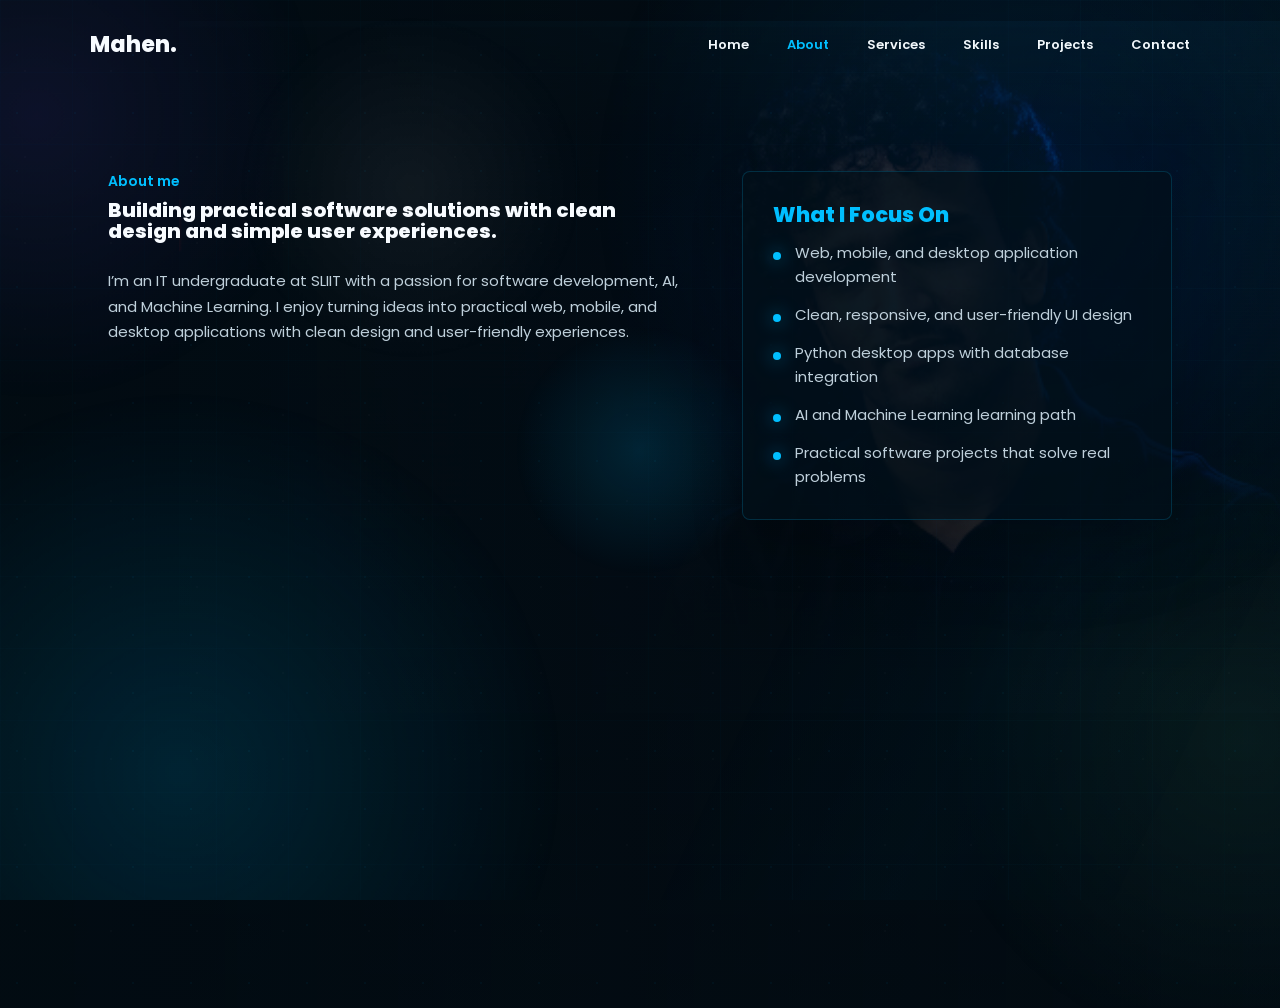
<file: about.html>
<!DOCTYPE html>
<html lang="en">
<head>
  <meta charset="UTF-8">
  <meta name="viewport" content="width=device-width, initial-scale=1.0">
  <title>About | Mahen D Higgoda</title>
  <link rel="preconnect" href="https://fonts.googleapis.com">
  <link rel="preconnect" href="https://fonts.gstatic.com" crossorigin>
  <link href="https://fonts.googleapis.com/css2?family=Poppins:wght@400;500;600;700;800&display=swap" rel="stylesheet">
  <link rel="stylesheet" href="style.css">
</head>
<body>
  <main class="page-shell">
    <section class="hero-card inner-page" aria-label="About Mahen">
      <header class="navbar">
        <a class="brand" href="index.html">Mahen.</a>

        <button class="menu-toggle" type="button" aria-label="Open navigation" aria-expanded="false">
          <span></span>
          <span></span>
          <span></span>
        </button>

        <nav class="nav-links" aria-label="Main navigation">
          <a href="index.html">Home</a>
          <a class="active" href="about.html">About</a>
          <a href="services.html">Services</a>
          <a href="skills.html">Skills</a>
          <a href="portfolio.html">Projects</a>
          <a href="contact.html">Contact</a>
        </nav>
      </header>

      <div class="page-content two-column">
        <div>
          <p class="eyebrow">About me</p>
          <h1>Building practical software solutions with clean design and simple user experiences.</h1>
          <p class="intro page-intro">
            I’m an IT undergraduate at SLIIT with a passion for software development, AI, and Machine Learning.
            I enjoy turning ideas into practical web, mobile, and desktop applications with clean design and user-friendly experiences.
          </p>
        </div>

        <div class="info-panel">
          <h2>What I Focus On</h2>
          <ul class="feature-list">
            <li>Web, mobile, and desktop application development</li>
            <li>Clean, responsive, and user-friendly UI design</li>
            <li>Python desktop apps with database integration</li>
            <li>AI and Machine Learning learning path</li>
            <li>Practical software projects that solve real problems</li>
          </ul>
        </div>
      </div>
    </section>
  </main>

  <script src="script.js"></script>
</body>
</html>
</file>
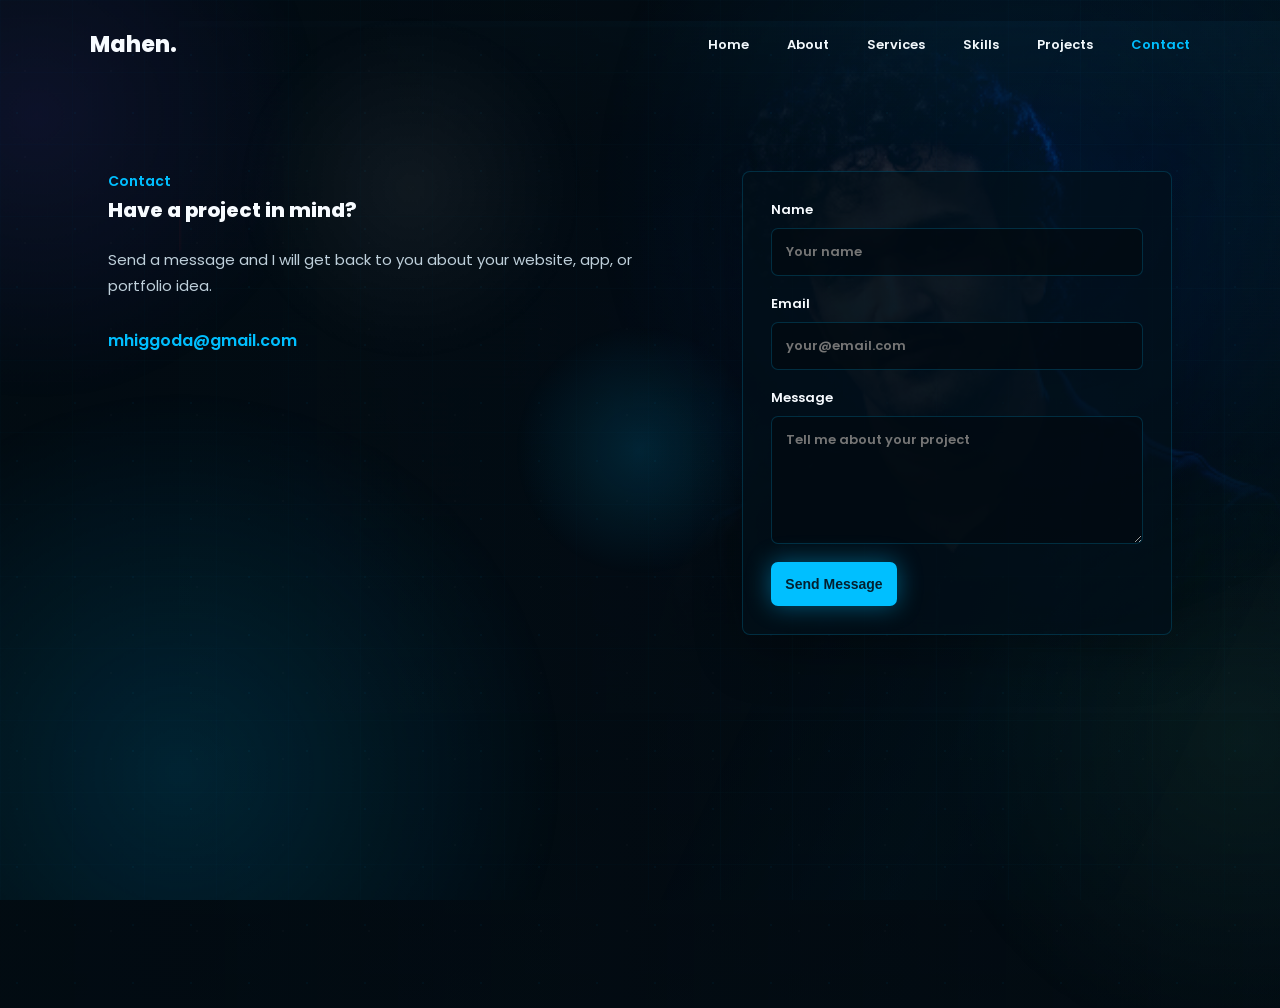
<file: contact.html>
<!DOCTYPE html>
<html lang="en">
<head>
  <meta charset="UTF-8">
  <meta name="viewport" content="width=device-width, initial-scale=1.0">
  <title>Contact | Mahen D Higgoda</title>
  <link rel="preconnect" href="https://fonts.googleapis.com">
  <link rel="preconnect" href="https://fonts.gstatic.com" crossorigin>
  <link href="https://fonts.googleapis.com/css2?family=Poppins:wght@400;500;600;700;800&display=swap" rel="stylesheet">
  <link rel="stylesheet" href="style.css">
</head>
<body>
  <main class="page-shell">
    <section class="hero-card inner-page" aria-label="Contact">
      <header class="navbar">
        <a class="brand" href="index.html">Mahen.</a>

        <button class="menu-toggle" type="button" aria-label="Open navigation" aria-expanded="false">
          <span></span>
          <span></span>
          <span></span>
        </button>

        <nav class="nav-links" aria-label="Main navigation">
          <a href="index.html">Home</a>
          <a href="about.html">About</a>
          <a href="services.html">Services</a>
          <a href="skills.html">Skills</a>
          <a href="portfolio.html">Projects</a>
          <a class="active" href="contact.html">Contact</a>
        </nav>
      </header>

      <div class="page-content two-column">
        <div>
          <p class="eyebrow">Contact</p>
          <h1>Have a project in mind?</h1>
          <p class="intro page-intro">
            Send a message and I will get back to you about your website, app, or portfolio idea.
          </p>
          <div class="contact-details">
            <a href="mailto:mhiggoda@gmail.com">mhiggoda@gmail.com</a>
          </div>
        </div>

        <form class="contact-form" action="#" method="post">
          <label>
            Name
            <input type="text" name="name" placeholder="Your name">
          </label>
          <label>
            Email
            <input type="email" name="email" placeholder="your@email.com">
          </label>
          <label>
            Message
            <textarea name="message" rows="5" placeholder="Tell me about your project"></textarea>
          </label>
          <button class="btn primary" type="submit">Send Message</button>
        </form>
      </div>
    </section>
  </main>

  <script src="script.js"></script>
</body>
</html>
</file>
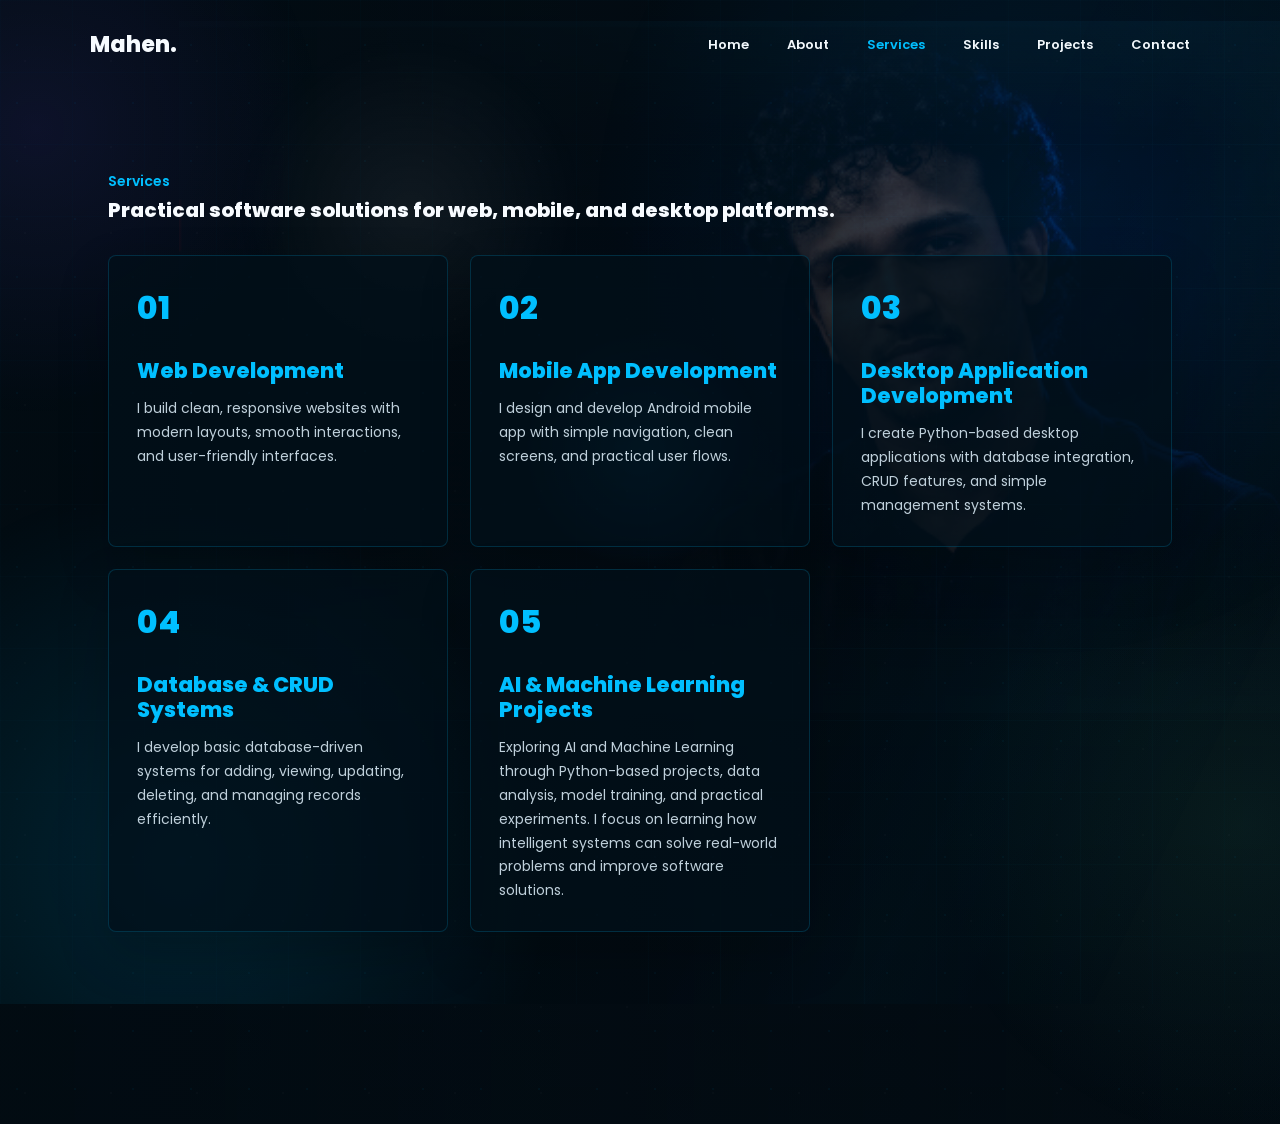
<file: services.html>
<!DOCTYPE html>
<html lang="en">
<head>
  <meta charset="UTF-8">
  <meta name="viewport" content="width=device-width, initial-scale=1.0">
  <title>Services | Mahen D Higgoda</title>
  <link rel="preconnect" href="https://fonts.googleapis.com">
  <link rel="preconnect" href="https://fonts.gstatic.com" crossorigin>
  <link href="https://fonts.googleapis.com/css2?family=Poppins:wght@400;500;600;700;800&display=swap" rel="stylesheet">
  <link rel="stylesheet" href="style.css">
</head>
<body>
  <main class="page-shell">
    <section class="hero-card inner-page" aria-label="Services">
      <header class="navbar">
        <a class="brand" href="index.html">Mahen.</a>

        <button class="menu-toggle" type="button" aria-label="Open navigation" aria-expanded="false">
          <span></span>
          <span></span>
          <span></span>
        </button>

        <nav class="nav-links" aria-label="Main navigation">
          <a href="index.html">Home</a>
          <a href="about.html">About</a>
          <a class="active" href="services.html">Services</a>
          <a href="skills.html">Skills</a>
          <a href="portfolio.html">Projects</a>
          <a href="contact.html">Contact</a>
        </nav>
      </header>

      <div class="page-content">
        <p class="eyebrow">Services</p>
        <h1>Practical software solutions for web, mobile, and desktop platforms.</h1>
        <div class="card-grid">
          <article class="service-card">
            <span class="card-number">01</span>
            <h2>Web Development</h2>
            <p>I build clean, responsive websites with modern layouts, smooth interactions, and user-friendly interfaces.</p>
          </article>
          <article class="service-card">
            <span class="card-number">02</span>
            <h2>Mobile App Development</h2>
            <p>I design and develop Android mobile app with simple navigation, clean screens, and practical user flows.</p>
          </article>
          <article class="service-card">
            <span class="card-number">03</span>
            <h2>Desktop Application Development</h2>
            <p>I create Python-based desktop applications with database integration, CRUD features, and simple management systems.</p>
          </article>
          <article class="service-card">
            <span class="card-number">04</span>
            <h2>Database & CRUD Systems</h2>
            <p>I develop basic database-driven systems for adding, viewing, updating, deleting, and managing records efficiently.</p>
          </article>
          <article class="service-card">
            <span class="card-number">05</span>
            <h2>AI & Machine Learning Projects</h2>
            <p>Exploring AI and Machine Learning through Python-based projects, data analysis, model training, and practical experiments. I focus on learning how intelligent systems can solve real-world problems and improve software solutions.</p>
          </article>
        </div>
      </div>
    </section>
  </main>

  <script src="script.js"></script>
</body>
</html>
</file>
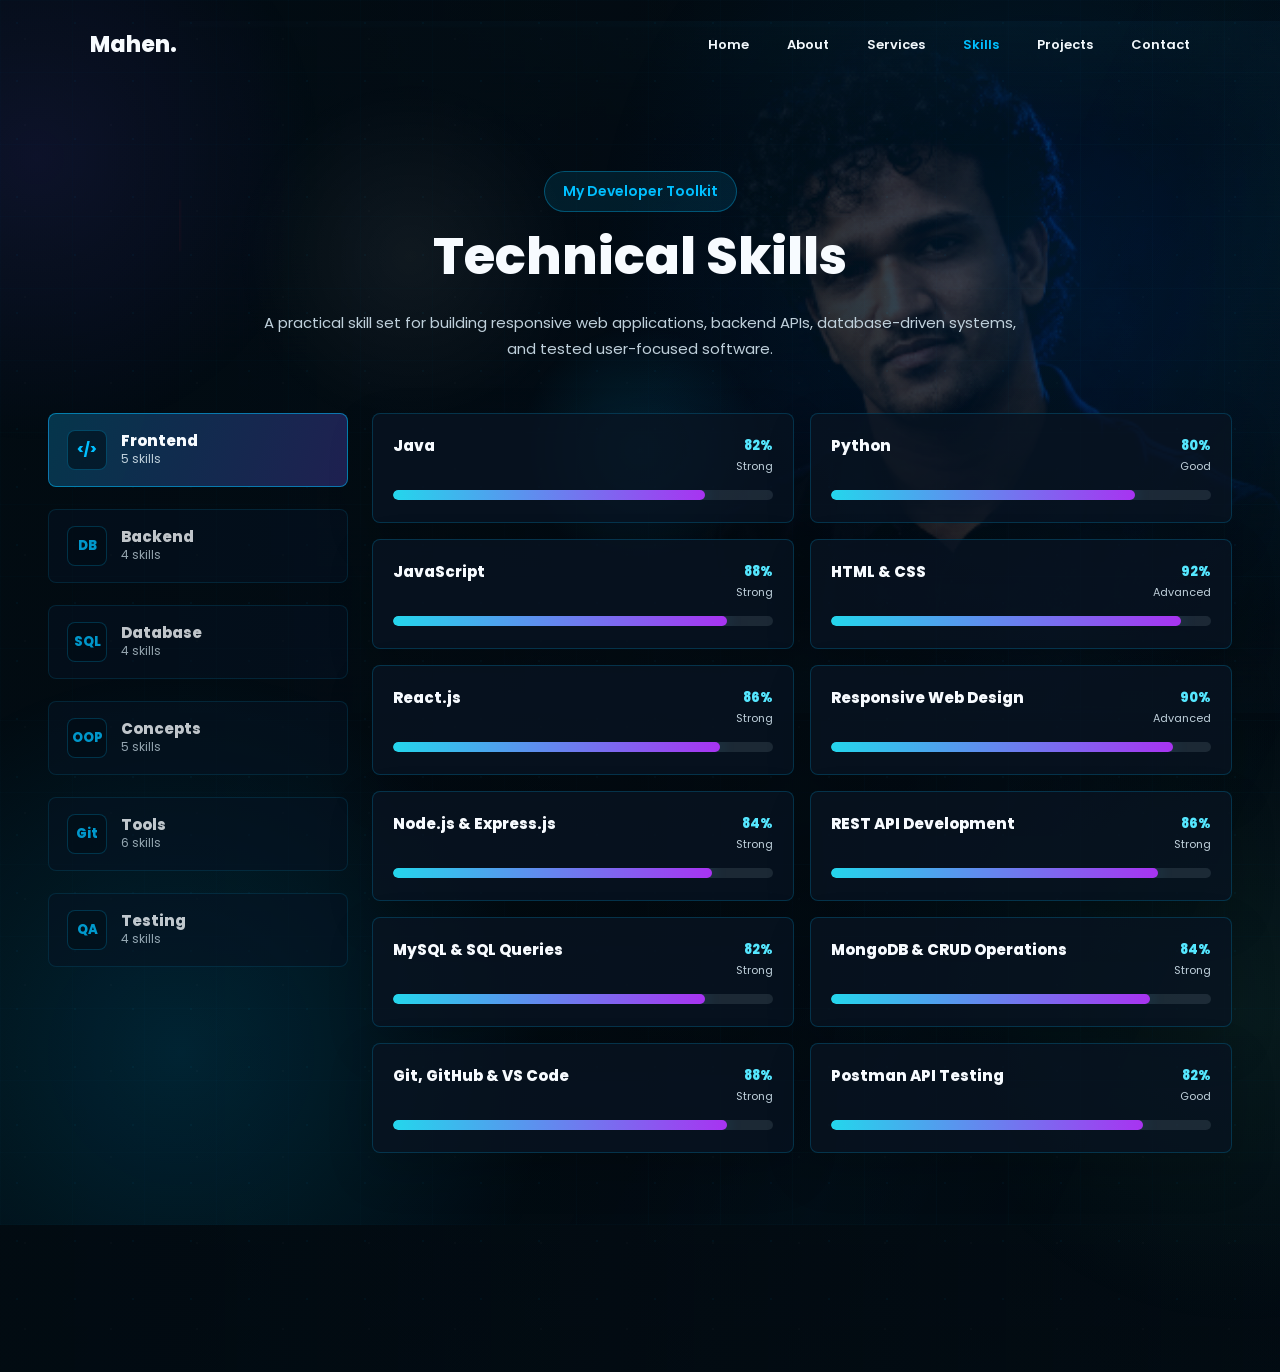
<file: skills.html>
<!DOCTYPE html>
<html lang="en">
<head>
  <meta charset="UTF-8">
  <meta name="viewport" content="width=device-width, initial-scale=1.0">
  <title>Skills | Mahen D Higgoda</title>
  <link rel="preconnect" href="https://fonts.googleapis.com">
  <link rel="preconnect" href="https://fonts.gstatic.com" crossorigin>
  <link href="https://fonts.googleapis.com/css2?family=Poppins:wght@400;500;600;700;800&display=swap" rel="stylesheet">
  <link rel="stylesheet" href="style.css">
</head>
<body>
  <main class="page-shell">
    <section class="hero-card inner-page" aria-label="Skills">
      <header class="navbar">
        <a class="brand" href="index.html">Mahen.</a>

        <button class="menu-toggle" type="button" aria-label="Open navigation" aria-expanded="false">
          <span></span>
          <span></span>
          <span></span>
        </button>

        <nav class="nav-links" aria-label="Main navigation">
          <a href="index.html">Home</a>
          <a href="about.html">About</a>
          <a href="services.html">Services</a>
          <a class="active" href="skills.html">Skills</a>
          <a href="portfolio.html">Projects</a>
          <a href="contact.html">Contact</a>
        </nav>
      </header>

      <div class="page-content skills-page">
        <p class="eyebrow skills-pill">My Developer Toolkit</p>
        <h1>Technical Skills</h1>
        <p class="intro skills-intro">
          A practical skill set for building responsive web applications, backend APIs, database-driven systems, and tested user-focused software.
        </p>

        <div class="skills-layout">
          <aside class="skill-groups" aria-label="Skill categories">
            <div class="skill-group active">
              <span class="skill-icon">&lt;/&gt;</span>
              <div>
                <h2>Frontend</h2>
                <p>5 skills</p>
              </div>
            </div>
            <div class="skill-group">
              <span class="skill-icon">DB</span>
              <div>
                <h2>Backend</h2>
                <p>4 skills</p>
              </div>
            </div>
            <div class="skill-group">
              <span class="skill-icon">SQL</span>
              <div>
                <h2>Database</h2>
                <p>4 skills</p>
              </div>
            </div>
            <div class="skill-group">
              <span class="skill-icon">OOP</span>
              <div>
                <h2>Concepts</h2>
                <p>5 skills</p>
              </div>
            </div>
            <div class="skill-group">
              <span class="skill-icon">Git</span>
              <div>
                <h2>Tools</h2>
                <p>6 skills</p>
              </div>
            </div>
            <div class="skill-group">
              <span class="skill-icon">QA</span>
              <div>
                <h2>Testing</h2>
                <p>4 skills</p>
              </div>
            </div>
          </aside>

          <div class="skill-list">
            <article class="skill-meter">
              <div class="skill-meter-top">
                <h2>Java</h2>
                <span>82%</span>
              </div>
              <p>Strong</p>
              <div class="meter"><span style="width: 82%"></span></div>
            </article>
            <article class="skill-meter">
              <div class="skill-meter-top">
                <h2>Python</h2>
                <span>80%</span>
              </div>
              <p>Good</p>
              <div class="meter"><span style="width: 80%"></span></div>
            </article>
            <article class="skill-meter">
              <div class="skill-meter-top">
                <h2>JavaScript</h2>
                <span>88%</span>
              </div>
              <p>Strong</p>
              <div class="meter"><span style="width: 88%"></span></div>
            </article>
            <article class="skill-meter">
              <div class="skill-meter-top">
                <h2>HTML & CSS</h2>
                <span>92%</span>
              </div>
              <p>Advanced</p>
              <div class="meter"><span style="width: 92%"></span></div>
            </article>
            <article class="skill-meter">
              <div class="skill-meter-top">
                <h2>React.js</h2>
                <span>86%</span>
              </div>
              <p>Strong</p>
              <div class="meter"><span style="width: 86%"></span></div>
            </article>
            <article class="skill-meter">
              <div class="skill-meter-top">
                <h2>Responsive Web Design</h2>
                <span>90%</span>
              </div>
              <p>Advanced</p>
              <div class="meter"><span style="width: 90%"></span></div>
            </article>
            <article class="skill-meter">
              <div class="skill-meter-top">
                <h2>Node.js & Express.js</h2>
                <span>84%</span>
              </div>
              <p>Strong</p>
              <div class="meter"><span style="width: 84%"></span></div>
            </article>
            <article class="skill-meter">
              <div class="skill-meter-top">
                <h2>REST API Development</h2>
                <span>86%</span>
              </div>
              <p>Strong</p>
              <div class="meter"><span style="width: 86%"></span></div>
            </article>
            <article class="skill-meter">
              <div class="skill-meter-top">
                <h2>MySQL & SQL Queries</h2>
                <span>82%</span>
              </div>
              <p>Strong</p>
              <div class="meter"><span style="width: 82%"></span></div>
            </article>
            <article class="skill-meter">
              <div class="skill-meter-top">
                <h2>MongoDB & CRUD Operations</h2>
                <span>84%</span>
              </div>
              <p>Strong</p>
              <div class="meter"><span style="width: 84%"></span></div>
            </article>
            <article class="skill-meter">
              <div class="skill-meter-top">
                <h2>Git, GitHub & VS Code</h2>
                <span>88%</span>
              </div>
              <p>Strong</p>
              <div class="meter"><span style="width: 88%"></span></div>
            </article>
            <article class="skill-meter">
              <div class="skill-meter-top">
                <h2>Postman API Testing</h2>
                <span>82%</span>
              </div>
              <p>Good</p>
              <div class="meter"><span style="width: 82%"></span></div>
            </article>
          </div>
        </div>
      </div>
    </section>
  </main>

  <script src="script.js"></script>
</body>
</html>
</file>
<file: style.css>
:root {
  --bg: #020b12;
  --panel: #061b28;
  --panel-deep: #020b12;
  --text: #f7fbff;
  --muted: #bfd0db;
  --cyan: #00bfff;
  --cyan-soft: #0a7cbb;
}

* {
  box-sizing: border-box;
}

html {
  scroll-behavior: smooth;
}

body {
  min-height: 100vh;
  margin: 0;
  font-family: "Poppins", Arial, sans-serif;
  color: var(--text);
  background:
    linear-gradient(90deg, rgba(2, 11, 18, .94) 0%, rgba(2, 11, 18, .74) 46%, rgba(2, 11, 18, .34) 100%),
    linear-gradient(180deg, rgba(2, 11, 18, .12) 0%, #020b12 100%),
    url("images/site-background.png") 140% 10% / 90% auto fixed no-repeat,
    #020b12;
  overflow-x: hidden;
  animation: pageEnter .55s ease both;
}

body::before {
  content: "";
  position: fixed;
  inset: -12%;
  z-index: -1;
  background:
    radial-gradient(circle at 12% 20%, rgba(118, 85, 255, .1), transparent 18rem),
    radial-gradient(circle at 88% 76%, rgba(89, 215, 171, .08), transparent 20rem);
  animation: liveAura 18s ease-in-out infinite alternate;
  pointer-events: none;
  will-change: transform;
}

body::after {
  content: "";
  position: fixed;
  inset: -10%;
  z-index: -1;
  background-image:
    radial-gradient(circle, rgba(0, 191, 255, .16) 1px, transparent 1.5px),
    radial-gradient(circle, rgba(255, 255, 255, .08) 1px, transparent 1.5px);
  background-position: 0 0, 24px 32px;
  background-size: 58px 58px, 86px 86px;
  opacity: .28;
  animation: starFloat 34s linear infinite;
  pointer-events: none;
  will-change: transform;
}

.cursor-glow {
  position: fixed;
  left: 0;
  top: 0;
  z-index: 2;
  width: 260px;
  height: 260px;
  border-radius: 50%;
  background: radial-gradient(circle, rgba(0, 191, 255, .14), transparent 68%);
  pointer-events: none;
  transform: translate3d(-50%, -50%, 0);
  will-change: transform;
}

a {
  color: inherit;
  text-decoration: none;
}

.page-shell {
  width: 100%;
  min-height: 100vh;
}

.hero-card {
  position: relative;
  width: 100%;
  min-height: 100vh;
  overflow: hidden;
  border-radius: 0;
  background: transparent;
  box-shadow: none;
}

.hero-card::before {
  content: "";
  position: absolute;
  inset: -6%;
  z-index: 0;
  background:
    radial-gradient(circle at 34% 24%, rgba(255, 255, 255, .055), transparent 11rem),
    radial-gradient(circle at 18% 82%, rgba(0, 191, 255, .14), transparent 24rem),
    radial-gradient(circle at 78% 24%, rgba(0, 84, 150, .2), transparent 28rem);
  animation: heroGlowMove 16s ease-in-out infinite alternate;
  pointer-events: none;
  will-change: transform, opacity;
}

.inner-page::after {
  content: "";
  position: absolute;
  inset: 0;
  z-index: 1;
  background:
    linear-gradient(115deg, transparent 0 38%, rgba(0, 191, 255, .06) 48%, transparent 58%),
    linear-gradient(rgba(0, 191, 255, .045) 1px, transparent 1px),
    linear-gradient(90deg, rgba(0, 191, 255, .045) 1px, transparent 1px);
  background-size: 180% 100%, 72px 72px, 72px 72px;
  opacity: .42;
  animation: ambientSweep 14s ease-in-out infinite;
  pointer-events: none;
}

.home-hero::after {
  content: "";
  position: absolute;
  inset: 0;
  z-index: 1;
  background-image:
    linear-gradient(rgba(0, 191, 255, .08) 1px, transparent 1px),
    linear-gradient(90deg, rgba(0, 191, 255, .08) 1px, transparent 1px);
  background-size: 30px 30px;
  mask-image: linear-gradient(90deg, rgba(0, 0, 0, .82), transparent 78%);
  opacity: .34;
  animation: gridDrift 18s linear infinite;
  pointer-events: none;
}

.home-hero .home-animation {
  position: absolute;
  inset: 0;
  z-index: 2;
  pointer-events: none;
  overflow: hidden;
}

.home-hero .home-animation::before {
  content: "";
  position: absolute;
  top: 34%;
  left: 20%;
  width: 62%;
  height: 1px;
  background: linear-gradient(90deg, transparent, rgba(0, 191, 255, .42), transparent);
  transform: rotate(-8deg);
  animation: signalSweep 6s ease-in-out infinite;
}

.home-hero .home-animation::after {
  content: "";
  position: absolute;
  right: 9%;
  top: 24%;
  width: clamp(170px, 19vw, 260px);
  aspect-ratio: 1;
  border: 1px solid rgba(0, 191, 255, .22);
  border-radius: 50%;
  box-shadow: inset 0 0 40px rgba(0, 191, 255, .08);
  animation: slowSpin 18s linear infinite;
}

.skill-chip,
.code-line {
  position: absolute;
  border: 1px solid rgba(0, 191, 255, .28);
  color: #bfefff;
  background: rgba(3, 19, 29, .82);
  box-shadow: 0 0 26px rgba(0, 191, 255, .08);
  will-change: transform;
}

.skill-chip {
  padding: 7px 14px;
  border-radius: 999px;
  font-size: 12px;
  font-weight: 700;
  letter-spacing: 0;
  animation: floatTag 7s ease-in-out infinite;
}

.skill-chip::before {
  content: "";
  display: inline-block;
  width: 7px;
  height: 7px;
  margin-right: 8px;
  border-radius: 50%;
  background: var(--cyan);
  box-shadow: 0 0 12px rgba(0, 191, 255, .82);
}

.code-line {
  padding: 5px 10px;
  border-radius: 7px;
  color: rgba(191, 208, 219, .42);
  font-family: Consolas, "Courier New", monospace;
  font-size: 12px;
  animation: fadeCode 5s ease-in-out infinite;
}

.line-one {
  top: 42%;
  left: 21%;
}

.line-two {
  right: 24%;
  bottom: 26%;
  animation-delay: 1.4s;
}

.chip-react {
  left: 7%;
  top: 47%;
}

.chip-node {
  right: 12%;
  top: 44%;
  animation-delay: .7s;
}

.chip-mongo {
  right: 18%;
  bottom: 24%;
  animation-delay: 1.2s;
}

.chip-api {
  left: 26%;
  top: 34%;
  animation-delay: 1.8s;
}

.chip-ai {
  left: 14%;
  bottom: 21%;
  animation-delay: 2.4s;
}

.navbar {
  position: relative;
  z-index: 6;
  display: flex;
  align-items: center;
  justify-content: space-between;
  gap: 24px;
  padding: 28px clamp(32px, 7vw, 96px) 0;
}

.brand {
  font-size: 22px;
  font-weight: 800;
  letter-spacing: 0;
}

.nav-links {
  display: flex;
  align-items: center;
  gap: clamp(24px, 3vw, 38px);
  font-size: 13px;
  font-weight: 600;
}

.nav-links a {
  color: #f2f8fc;
  transition: color .2s ease, transform .2s ease, text-shadow .2s ease;
}

.nav-links a:hover,
.nav-links .active {
  color: var(--cyan);
}

.nav-links a:hover {
  transform: translateY(-2px);
  text-shadow: 0 0 16px rgba(0, 191, 255, .38);
}

.menu-toggle {
  display: none;
  width: 42px;
  height: 42px;
  border: 1px solid rgba(0, 191, 255, .36);
  border-radius: 8px;
  background: rgba(2, 18, 28, .72);
  cursor: pointer;
}

.menu-toggle span {
  display: block;
  width: 18px;
  height: 2px;
  margin: 4px auto;
  background: var(--text);
}

.hero-content {
  position: relative;
  z-index: 3;
  display: grid;
  grid-template-columns: minmax(0, 590px);
  align-items: center;
  justify-content: start;
  gap: clamp(34px, 5vw, 80px);
  min-height: calc(100vh - 90px);
  padding: 56px clamp(32px, 7vw, 96px) 104px;
}

.hero-copy {
  position: relative;
  z-index: 4;
  width: 100%;
  max-width: 590px;
}

.eyebrow {
  margin: 0 0 8px;
  color: var(--cyan);
  font-size: 14px;
  font-weight: 600;
}

h1,
h2,
p {
  margin-top: 0;
}

h1 {
  margin-bottom: 0;
  font-size: clamp(20px, 3.35vw, 20px);
  line-height: 1.05;
  font-weight: 800;
  white-space: nowrap;
}

h2 {
  margin-bottom: 22px;
  color: var(--cyan);
  font-size: clamp(22px, 2.15vw, 31px);
  line-height: 1.2;
  font-weight: 800;
}

.intro {
  max-width: 475px;
  margin-bottom: 30px;
  color: var(--muted);
  font-size: 15px;
  line-height: 1.7;
}

.actions {
  display: flex;
  flex-wrap: wrap;
  gap: 16px;
}

.btn {
  display: inline-flex;
  align-items: center;
  justify-content: center;
  min-width: 126px;
  min-height: 44px;
  border-radius: 7px;
  border: 2px solid var(--cyan);
  font-size: 14px;
  font-weight: 700;
  transition: transform .24s ease, box-shadow .24s ease, background .24s ease, border-color .24s ease;
}

.btn:hover {
  transform: translateY(-3px);
  box-shadow: 0 16px 34px rgba(0, 191, 255, .18);
}

.btn:active {
  transform: translateY(-1px) scale(.98);
}

.btn.primary {
  color: #04202f;
  background: var(--cyan);
  box-shadow: 0 0 24px rgba(0, 191, 255, .42);
}

.btn.secondary {
  color: var(--cyan);
  background: transparent;
}

.connect-btn {
  gap: 9px;
}

.connect-btn svg {
  width: 18px;
  height: 18px;
  fill: currentColor;
}

.social-links {
  position: absolute;
  z-index: 6;
  left: clamp(32px, 7vw, 96px);
  bottom: 42px;
  display: flex;
  gap: 16px;
}

.social-links a {
  display: grid;
  place-items: center;
  width: 34px;
  height: 34px;
  border: 1px solid rgba(0, 191, 255, .68);
  border-radius: 50%;
  color: var(--cyan);
  background: rgba(3, 20, 31, .5);
  transition: transform .24s ease, background .24s ease, box-shadow .24s ease;
}

.social-links a:hover {
  transform: translateY(-3px) scale(1.05);
  background: rgba(0, 191, 255, .15);
  box-shadow: 0 0 22px rgba(0, 191, 255, .24);
}

.social-links svg {
  width: 16px;
  height: 16px;
  fill: currentColor;
}

.floating-robot {
  position: fixed;
  right: 8vw;
  bottom: 11vh;
  z-index: 5;
  width: clamp(92px, 12vw, 170px);
  height: auto;
  pointer-events: none;
  filter: drop-shadow(0 18px 28px rgba(0, 191, 255, .2));
  animation: robotFloat 16s ease-in-out infinite;
}

.hero-copy > *,
.page-content > .eyebrow,
.page-content > h1,
.page-content > .intro,
.page-content > .skills-intro {
  animation: fadeUp .62s ease both;
}

.hero-copy > *:nth-child(2),
.page-content > h1 {
  animation-delay: .08s;
}

.hero-copy > *:nth-child(3),
.page-content > .intro,
.page-content > .skills-intro {
  animation-delay: .16s;
}

.hero-copy > *:nth-child(4),
.hero-copy > *:nth-child(5) {
  animation-delay: .24s;
}

.reveal-item {
  opacity: 0;
  transform: translateY(22px);
  transition: opacity .62s ease, transform .62s ease;
  will-change: opacity, transform;
}

.reveal-item.is-visible {
  opacity: 1;
  transform: translateY(0);
}

@keyframes gridDrift {
  from {
    background-position: 0 0, 0 0;
  }

  to {
    background-position: 30px 30px, 30px 30px;
  }
}

@keyframes pageEnter {
  from {
    opacity: 0;
    transform: translateY(10px);
  }

  to {
    opacity: 1;
    transform: translateY(0);
  }
}

@keyframes liveAura {
  0% {
    transform: translate3d(-2%, -1%, 0) scale(1);
  }

  50% {
    transform: translate3d(2%, 1.5%, 0) scale(1.04);
  }

  100% {
    transform: translate3d(1%, -2%, 0) scale(1.02);
  }
}

@keyframes starFloat {
  from {
    transform: translate3d(0, 0, 0);
  }

  to {
    transform: translate3d(58px, 58px, 0);
  }
}

@keyframes heroGlowMove {
  from {
    transform: translate3d(-1%, -1%, 0) scale(1);
    opacity: .9;
  }

  to {
    transform: translate3d(1.5%, 1%, 0) scale(1.03);
    opacity: 1;
  }
}

@keyframes mobileOrbFloat {
  0%,
  100% {
    transform: translate3d(0, 0, 0) scale(1);
    opacity: .55;
  }

  50% {
    transform: translate3d(-10px, -14px, 0) scale(1.06);
    opacity: .9;
  }
}

@keyframes fadeUp {
  from {
    opacity: 0;
    transform: translateY(18px);
  }

  to {
    opacity: 1;
    transform: translateY(0);
  }
}

@keyframes ambientSweep {
  0%,
  100% {
    background-position: 0% 0, 0 0, 0 0;
  }

  50% {
    background-position: 100% 0, 18px 24px, 18px 24px;
  }
}

@keyframes fadeIn {
  from {
    opacity: 0;
  }

  to {
    opacity: 1;
  }
}

@keyframes modalRise {
  from {
    opacity: 0;
    transform: translateY(16px) scale(.98);
  }

  to {
    opacity: 1;
    transform: translateY(0) scale(1);
  }
}

@keyframes signalSweep {
  0%,
  100% {
    opacity: .2;
    transform: translateX(-5%) rotate(-8deg);
  }

  50% {
    opacity: .72;
    transform: translateX(6%) rotate(-8deg);
  }
}

@keyframes slowSpin {
  from {
    transform: rotate(0deg);
  }

  to {
    transform: rotate(360deg);
  }
}

@keyframes floatTag {
  0%,
  100% {
    transform: translate3d(0, 0, 0);
  }

  50% {
    transform: translate3d(10px, -14px, 0);
  }
}

@keyframes robotFloat {
  0%,
  100% {
    transform: translate3d(0, 0, 0) rotate(-4deg);
  }

  20% {
    transform: translate3d(-8vw, -9vh, 0) rotate(5deg);
  }

  45% {
    transform: translate3d(-2vw, -18vh, 0) rotate(-2deg);
  }

  70% {
    transform: translate3d(5vw, -7vh, 0) rotate(6deg);
  }
}

@keyframes fadeCode {
  0%,
  100% {
    opacity: .28;
  }

  50% {
    opacity: .62;
  }
}

.inner-page {
  min-height: 100vh;
}

.page-content {
  position: relative;
  z-index: 3;
  width: min(100%, 1160px);
  margin: 0 auto;
  padding: 110px clamp(24px, 7vw, 48px) 72px;
}

.page-content h1 {
  max-width: 760px;
  margin-bottom: 26px;
  white-space: normal;
}

.page-intro {
  max-width: 650px;
}

.two-column {
  display: grid;
  grid-template-columns: minmax(0, 1fr) minmax(320px, 430px);
  align-items: start;
  gap: clamp(28px, 5vw, 72px);
}

.info-panel,
.service-card,
.project-card,
.contact-form {
  border: 1px solid rgba(0, 191, 255, .18);
  border-radius: 8px;
  background: rgba(2, 16, 26, .72);
  box-shadow: 0 22px 50px rgba(0, 0, 0, .22);
  transition: transform .28s ease, border-color .28s ease, box-shadow .28s ease, background .28s ease;
}

.info-panel:hover,
.service-card:hover,
.project-card:hover,
.contact-form:hover {
  border-color: rgba(0, 191, 255, .4);
  background: rgba(3, 22, 35, .78);
  box-shadow: 0 26px 60px rgba(0, 0, 0, .28), 0 0 28px rgba(0, 191, 255, .08);
  transform: translateY(-4px);
}

.info-panel {
  padding: 30px;
}

.info-panel h2,
.service-card h2,
.project-card h2 {
  margin-bottom: 14px;
  font-size: 21px;
}

.feature-list {
  display: grid;
  gap: 14px;
  margin: 0;
  padding: 0;
  color: var(--muted);
  font-size: 15px;
  line-height: 1.6;
  list-style: none;
}

.feature-list li {
  position: relative;
  padding-left: 22px;
}

.feature-list li::before {
  content: "";
  position: absolute;
  top: .7em;
  left: 0;
  width: 8px;
  height: 8px;
  border-radius: 50%;
  background: var(--cyan);
  box-shadow: 0 0 18px rgba(0, 191, 255, .7);
}

.card-grid {
  display: grid;
  grid-template-columns: repeat(3, minmax(0, 1fr));
  gap: 22px;
  margin-top: 34px;
}

.service-card,
.project-card {
  min-height: 245px;
  padding: 28px;
}

.gallery-card,
.video-card {
  cursor: pointer;
  transition: transform .28s ease, border-color .28s ease, box-shadow .28s ease;
}

.gallery-card:hover,
.gallery-card:focus-visible,
.video-card:hover,
.video-card:focus-visible {
  border-color: rgba(0, 191, 255, .52);
  box-shadow: 0 24px 56px rgba(0, 0, 0, .34), 0 0 0 3px rgba(0, 191, 255, .12);
  transform: translateY(-5px);
  outline: none;
}

.service-card p,
.project-card p {
  margin: 0;
  color: var(--muted);
  font-size: 14px;
  line-height: 1.7;
}

.card-number {
  display: inline-block;
  margin-bottom: 26px;
  color: var(--cyan);
  font-size: 32px;
  font-weight: 800;
}

.portfolio-grid {
  align-items: stretch;
}

.skills-page {
  width: min(100%, 1280px);
}

.skills-page h1,
.skills-intro {
  margin-inline: auto;
  text-align: center;
}

.skills-page h1 {
  font-size: clamp(38px, 4vw, 56px);
}

.skills-pill {
  width: fit-content;
  margin: 0 auto 18px;
  padding: 9px 18px;
  border: 1px solid rgba(0, 191, 255, .34);
  border-radius: 999px;
  background: rgba(0, 191, 255, .1);
}

.skills-intro {
  max-width: 760px;
}

.skills-layout {
  display: grid;
  grid-template-columns: minmax(230px, 300px) minmax(0, 1fr);
  gap: 24px;
  margin-top: 52px;
}

.skill-groups {
  display: grid;
  align-content: start;
  gap: 22px;
}

.skill-group {
  display: flex;
  align-items: center;
  gap: 14px;
  min-height: 74px;
  padding: 16px 18px;
  border: 1px solid rgba(0, 191, 255, .16);
  border-radius: 8px;
  background: rgba(8, 20, 34, .74);
  transition: transform .28s ease, border-color .28s ease, background .28s ease, box-shadow .28s ease, opacity .28s ease;
}

.skill-group:not(.active) {
  opacity: .78;
}

.skill-group.active {
  border-color: rgba(0, 191, 255, .54);
  background:
    linear-gradient(110deg, rgba(0, 191, 255, .2), rgba(118, 85, 255, .22)),
    rgba(8, 20, 34, .86);
}

.skill-group:hover {
  opacity: 1;
  border-color: rgba(0, 191, 255, .44);
  box-shadow: 0 18px 38px rgba(0, 0, 0, .2), 0 0 24px rgba(0, 191, 255, .08);
  transform: translateX(5px);
}

.skill-icon {
  display: grid;
  place-items: center;
  flex: 0 0 auto;
  width: 40px;
  height: 40px;
  border: 1px solid rgba(0, 191, 255, .28);
  border-radius: 8px;
  color: var(--cyan);
  background: rgba(0, 12, 20, .56);
  font-size: 13px;
  font-weight: 800;
}

.skill-group h2,
.skill-group p {
  margin: 0;
}

.skill-group h2 {
  color: var(--text);
  font-size: 15px;
}

.skill-group p {
  color: var(--muted);
  font-size: 12px;
}

.skill-list {
  display: grid;
  grid-template-columns: repeat(2, minmax(0, 1fr));
  gap: 16px;
}

.skill-meter {
  min-height: 100px;
  padding: 22px 20px;
  border: 1px solid rgba(0, 191, 255, .2);
  border-radius: 8px;
  background: rgba(8, 20, 34, .78);
  box-shadow: 0 18px 45px rgba(0, 0, 0, .18);
  transition: transform .28s ease, border-color .28s ease, box-shadow .28s ease, background .28s ease;
}

.skill-meter:hover {
  border-color: rgba(0, 191, 255, .42);
  background: rgba(9, 24, 40, .86);
  box-shadow: 0 22px 54px rgba(0, 0, 0, .24), 0 0 26px rgba(0, 191, 255, .08);
  transform: translateY(-4px);
}

.skill-meter-top {
  display: flex;
  align-items: center;
  justify-content: space-between;
  gap: 16px;
}

.skill-meter h2,
.skill-meter p {
  margin: 0;
}

.skill-meter h2 {
  color: var(--text);
  font-size: 15px;
}

.skill-meter-top span {
  color: #55e7ff;
  font-size: 13px;
  font-weight: 800;
}

.skill-meter p {
  margin-top: 2px;
  color: var(--muted);
  font-size: 11px;
  text-align: right;
}

.meter {
  height: 10px;
  margin-top: 15px;
  overflow: hidden;
  border-radius: 999px;
  background: rgba(191, 208, 219, .12);
}

.meter span {
  display: block;
  height: 100%;
  border-radius: inherit;
  background: linear-gradient(90deg, #24d6ec, #a833f1);
  box-shadow: 0 0 18px rgba(0, 191, 255, .2);
  transform-origin: left;
}

.project-preview {
  display: block;
  width: calc(100% + 16px);
  height: 132px;
  margin: -8px -8px 22px;
  border-radius: 6px;
  background:
    linear-gradient(135deg, rgba(0, 191, 255, .86), rgba(20, 35, 52, .28)),
    linear-gradient(45deg, transparent 22%, rgba(255, 255, 255, .14) 22% 24%, transparent 24% 48%, rgba(255, 255, 255, .1) 48% 50%, transparent 50%);
  background-position: center;
  background-size: cover;
}

.project-preview-video {
  object-fit: cover;
  background: #04131d;
}

.inventory-preview {
  background-image:
    linear-gradient(180deg, rgba(2, 16, 26, .1), rgba(2, 16, 26, .55)),
    url("images/inv_management_sys.png"),
    linear-gradient(135deg, rgba(0, 191, 255, .86), rgba(20, 35, 52, .28));
}

.farm2market-preview {
  background-image:
    linear-gradient(180deg, rgba(2, 16, 26, .1), rgba(2, 16, 26, .5)),
    url("images/farm2market.png"),
    linear-gradient(135deg, rgba(0, 191, 255, .55), rgba(89, 215, 171, .55));
}

.project-preview.alt {
  background:
    radial-gradient(circle at 25% 30%, rgba(255, 255, 255, .22), transparent 26%),
    linear-gradient(135deg, rgba(0, 191, 255, .38), rgba(89, 215, 171, .65));
}

.project-preview.warm {
  background:
    linear-gradient(135deg, rgba(255, 214, 102, .75), rgba(0, 191, 255, .44)),
    linear-gradient(90deg, rgba(3, 19, 29, .2), rgba(3, 19, 29, .68));
}

.project-preview.cool {
  background:
    radial-gradient(circle at 72% 28%, rgba(255, 255, 255, .2), transparent 22%),
    linear-gradient(135deg, rgba(89, 215, 171, .7), rgba(0, 84, 150, .42));
}

.project-preview.vivid {
  background:
    linear-gradient(135deg, rgba(0, 191, 255, .72), rgba(118, 85, 255, .52)),
    linear-gradient(45deg, rgba(255, 255, 255, .1) 0 12%, transparent 12% 28%, rgba(255, 255, 255, .08) 28% 42%, transparent 42%);
}

.contact-details {
  display: grid;
  gap: 12px;
  margin-top: 28px;
  color: var(--cyan);
  font-weight: 600;
}

.contact-form {
  display: grid;
  gap: 18px;
  padding: 28px;
}

.contact-form label {
  display: grid;
  gap: 8px;
  color: var(--text);
  font-size: 13px;
  font-weight: 600;
}

.contact-form input,
.contact-form textarea {
  width: 100%;
  border: 1px solid rgba(0, 191, 255, .2);
  border-radius: 7px;
  padding: 13px 14px;
  color: var(--text);
  background: rgba(2, 11, 18, .74);
  font: inherit;
  outline: none;
  transition: border-color .24s ease, box-shadow .24s ease, transform .24s ease, background .24s ease;
}

.contact-form input:focus,
.contact-form textarea:focus {
  border-color: var(--cyan);
  box-shadow: 0 0 0 3px rgba(0, 191, 255, .12);
  transform: translateY(-1px);
}

.contact-form textarea {
  resize: vertical;
}

.contact-form .btn {
  width: fit-content;
  cursor: pointer;
}

.lightbox {
  position: fixed;
  inset: 0;
  z-index: 20;
  display: none;
  align-items: center;
  justify-content: center;
  padding: 28px;
  background: rgba(0, 8, 14, .72);
  backdrop-filter: blur(9px);
}

.lightbox.open {
  display: flex;
  animation: fadeIn .22s ease both;
}

.lightbox-dialog {
  position: relative;
  display: grid;
  grid-template-columns: auto minmax(0, 1fr) auto;
  align-items: center;
  gap: 18px;
  width: min(100%, 920px);
  padding: 54px 26px 28px;
  border: 1px solid rgba(0, 191, 255, .28);
  border-radius: 8px;
  background: rgba(2, 16, 26, .94);
  box-shadow: 0 28px 80px rgba(0, 0, 0, .55);
  animation: modalRise .28s ease both;
}

.lightbox-close,
.lightbox-control {
  border: 1px solid rgba(0, 191, 255, .42);
  border-radius: 7px;
  color: var(--text);
  background: rgba(2, 11, 18, .78);
  font: inherit;
  font-weight: 700;
  cursor: pointer;
  transition: transform .2s ease, background .2s ease, border-color .2s ease;
}

.lightbox-close:hover,
.lightbox-control:hover,
.lightbox-close:focus-visible,
.lightbox-control:focus-visible {
  border-color: var(--cyan);
  background: rgba(0, 191, 255, .16);
  transform: translateY(-1px);
  outline: none;
}

.lightbox-close {
  position: absolute;
  top: 14px;
  right: 14px;
  width: 38px;
  height: 38px;
}

.lightbox-control {
  width: 34px;
  height: 34px;
  padding-bottom: 3px;
  border-radius: 50%;
  font-size: 22px;
  font-weight: 600;
  line-height: 1;
}

.lightbox-frame {
  margin: 0;
  min-width: 0;
}

.lightbox-image {
  display: block;
  width: 100%;
  max-height: min(68vh, 680px);
  object-fit: contain;
  border-radius: 7px;
  background: #04131d;
}

.lightbox-video {
  display: none;
  width: 100%;
  max-height: min(68vh, 680px);
  border-radius: 7px;
  background: #04131d;
}

.lightbox.video-mode .lightbox-image,
.lightbox.video-mode .lightbox-control {
  display: none;
}

.lightbox.video-mode .lightbox-video {
  display: block;
}

.lightbox.video-mode .lightbox-dialog {
  grid-template-columns: minmax(0, 1fr);
}

body.modal-open {
  overflow: hidden;
}

@media (max-width: 1120px) {
  h1 {
    white-space: normal;
  }

  .card-grid {
    grid-template-columns: repeat(2, minmax(0, 1fr));
  }
}

@media (max-width: 860px) {
  body {
    min-height: 100vh;
  }

  .home-hero::after {
    opacity: .2;
    mask-image: linear-gradient(180deg, rgba(0, 0, 0, .74), transparent 82%);
  }

  .home-animation::before,
  .home-animation::after,
  .code-line {
    display: none;
  }

  .home-animation {
    display: block;
  }

  .skill-chip {
    font-size: 11px;
    padding: 6px 11px;
  }

  .chip-react {
    left: 7%;
    top: 34%;
  }

  .chip-node {
    right: 8%;
    top: 39%;
  }

  .chip-mongo,
  .chip-api {
    display: none;
  }

  .chip-ai {
    left: 10%;
    bottom: 17%;
  }

  .hero-card {
    min-height: 100vh;
    border-radius: 0;
    background: transparent;
  }

  .navbar {
    padding: 24px 24px 0;
  }

  .menu-toggle {
    display: block;
  }

  .nav-links {
    position: absolute;
    top: 76px;
    right: 24px;
    display: none;
    width: min(260px, calc(100vw - 72px));
    padding: 18px;
    border: 1px solid rgba(0, 191, 255, .24);
    border-radius: 8px;
    background: rgba(3, 18, 28, .95);
    box-shadow: 0 18px 40px rgba(0, 0, 0, .32);
  }

  .nav-links.open {
    display: grid;
    gap: 16px;
  }

  .hero-content {
    grid-template-columns: 1fr;
    min-height: calc(100vh - 76px);
    padding: 56px 24px 92px;
  }

  .hero-copy {
    position: relative;
    z-index: 3;
    width: 100%;
    max-width: 560px;
  }

  h1 {
    white-space: normal;
  }

  .social-links {
    left: 24px;
    bottom: 28px;
  }

  .floating-robot {
    right: 5vw;
    bottom: 14vh;
    width: clamp(72px, 18vw, 110px);
    animation-duration: 13s;
  }

  .page-content {
    padding: 72px 24px 52px;
  }

  .two-column,
  .card-grid,
  .skills-layout,
  .skill-list {
    grid-template-columns: 1fr;
  }

  .skills-page h1,
  .skills-intro {
    text-align: left;
  }

  .skills-pill {
    margin-inline: 0;
  }

  .skill-groups {
    grid-template-columns: 1fr;
    gap: 14px;
  }

  .service-card,
  .project-card {
    min-height: auto;
  }

  .lightbox-dialog {
    grid-template-columns: 1fr 1fr;
    gap: 14px;
    padding: 54px 18px 18px;
  }

  .lightbox-frame {
    grid-column: 1 / -1;
    grid-row: 1;
  }

  .lightbox-prev,
  .lightbox-next {
    justify-self: center;
    width: 38px;
    height: 38px;
  }
}

@media (max-width: 520px) {
  .home-hero .home-animation {
    z-index: 4;
  }

  .home-hero .home-animation::before,
  .home-hero .home-animation::after {
    content: "";
    display: block;
    position: absolute;
    border-radius: 50%;
    pointer-events: none;
  }

  .home-hero .home-animation::before {
    right: 18px;
    top: 24%;
    width: 86px;
    height: 86px;
    border: 1px solid rgba(0, 191, 255, .24);
    background: radial-gradient(circle, rgba(0, 191, 255, .12), transparent 68%);
    animation: mobileOrbFloat 7s ease-in-out infinite;
  }

  .home-hero .home-animation::after {
    left: 20px;
    bottom: 22%;
    width: 54px;
    height: 54px;
    background: radial-gradient(circle, rgba(0, 191, 255, .18), transparent 70%);
    animation: mobileOrbFloat 6s ease-in-out infinite reverse;
  }

  .skill-chip {
    display: inline-flex;
    align-items: center;
    font-size: 10px;
    padding: 5px 9px;
    opacity: .9;
    z-index: 5;
  }

  .chip-react {
    left: 6%;
    top: 30%;
  }

  .chip-node {
    right: 5%;
    top: 35%;
  }

  .chip-ai {
    left: 8%;
    bottom: 19%;
  }

  .chip-mongo,
  .chip-api {
    display: none;
  }

  .hero-card {
    min-height: 100vh;
    background: transparent;
  }

  .navbar {
    padding-inline: 18px;
  }

  .hero-content {
    padding: 48px 18px 86px;
  }

  h1 {
    font-size: 32px;
  }

  h2 {
    font-size: 24px;
  }

  .intro {
    font-size: 13px;
  }

  .actions {
    gap: 12px;
  }

  .btn {
    min-width: 118px;
  }

  .social-links {
    left: 18px;
  }

  .floating-robot {
    right: 12px;
    bottom: 86px;
    width: 68px;
  }

  .page-content {
    padding: 58px 18px 42px;
  }

  .info-panel,
  .service-card,
  .project-card,
  .contact-form {
    padding: 22px;
  }

  .project-preview {
    height: 110px;
  }

  .skill-meter,
  .skill-group {
    padding: 18px;
  }

  .lightbox {
    padding: 14px;
  }

  .lightbox-dialog {
    width: 100%;
  }

  .lightbox-image {
    max-height: 64vh;
  }

  .lightbox-control {
    width: 34px;
    height: 34px;
    font-size: 21px;
  }
}

@media (prefers-reduced-motion: reduce) {
  html {
    scroll-behavior: auto;
  }

  *,
  *::before,
  *::after {
    transition-duration: .01ms !important;
    animation-duration: .01ms !important;
    animation-iteration-count: 1 !important;
  }

  body {
    animation: none;
  }

  .home-hero::after,
  body::before,
  body::after,
  .hero-card::before,
  .inner-page::after,
  .home-animation::before,
  .home-animation::after,
  .skill-chip,
  .code-line,
  .floating-robot,
  .home-hero .home-animation::before,
  .home-hero .home-animation::after {
    animation: none;
  }

  .cursor-glow {
    display: none;
  }

  .reveal-item {
    opacity: 1;
    transform: none;
    filter: none;
  }
}
</file>
